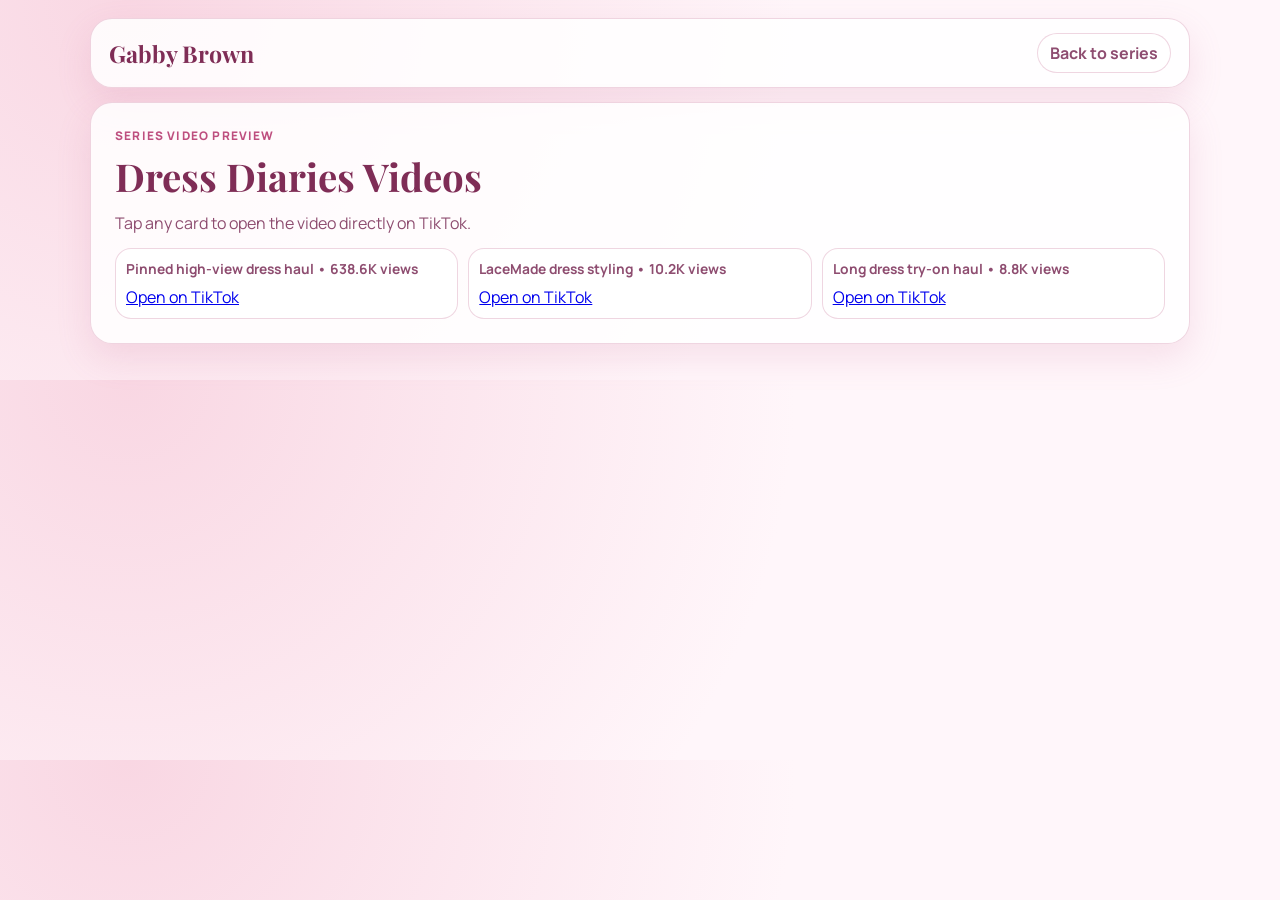
<file: series-videos.html>
<!DOCTYPE html>
<html lang="en">
<head>
  <meta charset="UTF-8">
  <meta name="viewport" content="width=device-width, initial-scale=1.0">
  <title>Series Topic Videos | Gabby Brown</title>
  <meta name="description" content="Preview top TikTok videos for each Feminine Fashion Series topic.">
  <link rel="preconnect" href="https://fonts.googleapis.com">
  <link rel="preconnect" href="https://fonts.gstatic.com" crossorigin>
  <link href="https://fonts.googleapis.com/css2?family=Playfair+Display:wght@600;700&family=Manrope:wght@400;500;700&display=swap" rel="stylesheet">
  <style>
    :root {
      --bg-a: #f9d7e3;
      --bg-b: #fff6fa;
      --ink: #672f4c;
      --ink-soft: #8e4d70;
      --line: rgba(198, 108, 149, 0.28);
      --card: rgba(255, 255, 255, 0.86);
      --title: #7f2d56;
    }

    * {
      box-sizing: border-box;
    }

    body {
      margin: 0;
      font-family: "Manrope", sans-serif;
      color: var(--ink);
      background: radial-gradient(circle at 10% 0%, var(--bg-a), var(--bg-b) 55%);
    }

    .wrap {
      width: min(1100px, 94vw);
      margin: 18px auto 36px;
      display: grid;
      gap: 14px;
    }

    .bar,
    .panel {
      border: 1px solid var(--line);
      border-radius: 22px;
      background: var(--card);
      box-shadow: 0 14px 34px rgba(198, 108, 149, 0.16);
    }

    .bar {
      padding: 14px 18px;
      display: flex;
      align-items: center;
      justify-content: space-between;
      gap: 12px;
    }

    .brand {
      text-decoration: none;
      color: var(--title);
      font-family: "Playfair Display", serif;
      font-weight: 700;
      font-size: 1.45rem;
    }

    .back {
      text-decoration: none;
      color: var(--ink-soft);
      font-weight: 700;
      border: 1px solid var(--line);
      border-radius: 999px;
      padding: 8px 12px;
      background: rgba(255, 255, 255, 0.78);
    }

    .panel {
      padding: clamp(16px, 2.8vw, 24px);
    }

    .kicker {
      margin: 0 0 6px;
      text-transform: uppercase;
      letter-spacing: 0.1em;
      font-size: 0.74rem;
      color: #be4f7f;
      font-weight: 800;
    }

    h1 {
      margin: 0;
      font-family: "Playfair Display", serif;
      color: var(--title);
      font-size: clamp(1.55rem, 4vw, 2.4rem);
    }

    .desc {
      margin: 10px 0 0;
      color: var(--ink-soft);
      max-width: 70ch;
    }

    .video-grid {
      margin-top: 14px;
      display: grid;
      grid-template-columns: repeat(3, minmax(0, 1fr));
      gap: 10px;
    }

    .video-card {
      border: 1px solid var(--line);
      border-radius: 16px;
      background: rgba(255, 255, 255, 0.85);
      padding: 10px;
    }

    .video-meta {
      margin: 0 0 8px;
      color: var(--ink-soft);
      font-size: 0.86rem;
      font-weight: 700;
    }

    .tiktok-embed {
      margin: 0 !important;
      min-width: 100% !important;
      max-width: 100% !important;
    }

    @media (max-width: 980px) {
      .video-grid {
        grid-template-columns: repeat(2, minmax(0, 1fr));
      }
    }

    @media (max-width: 700px) {
      .video-grid {
        grid-template-columns: 1fr;
      }
    }
  </style>
</head>
<body>
  <div class="wrap">
    <header class="bar">
      <a class="brand" href="index.html#top">Gabby Brown</a>
      <a class="back" href="index.html#story">Back to series</a>
    </header>

    <main class="panel">
      <p class="kicker">Series Video Preview</p>
      <h1 id="topic-title">Femenine Fashion Series</h1>
      <p class="desc">Tap any card to open the video directly on TikTok.</p>
      <section id="video-grid" class="video-grid" aria-label="Topic video previews"></section>
    </main>
  </div>

  <script>
    const topicData = {
      "dress-diaries": {
        title: "Dress Diaries",
        videos: [
          { id: "7504461138743119135", views: "638.6K views", label: "Pinned high-view dress haul" },
          { id: "7647699747846802719", views: "10.2K views", label: "LaceMade dress styling" },
          { id: "7644378509011340574", views: "8.8K views", label: "Long dress try-on haul" }
        ]
      },
      "thrift-treasure": {
        title: "Thrift Treasure",
        videos: [
          { id: "7649543714284637471", views: "3.5K views", label: "Thrift with me episode" },
          { id: "7646166981535599903", views: "2.6K views", label: "Girly shopping haul" },
          { id: "7652154014557097246", views: "2.8K views", label: "Closet and thrift styling" }
        ]
      },
      "princess-parties": {
        title: "Princess Parties",
        videos: [
          { id: "7505909339182353695", views: "115.9K views", label: "Pinned pink picnic birthday" },
          { id: "7649133498279791903", views: "13.4K views", label: "Birthday gifts haul" },
          { id: "7650283305430011166", views: "12.6K views", label: "Birthday feminine haul" }
        ]
      },
      "girly-lifestyle": {
        title: "Girly Lifestyle",
        videos: [
          { id: "7643968802933198111", views: "26.2K views", label: "Summer lifestyle haul" },
          { id: "7621332280509828383", views: "24.7K views", label: "Spring dresses lifestyle" },
          { id: "7652533132226317599", views: "10.6K views", label: "Princess pajama routine" }
        ]
      },
      "closet-color-stories": {
        title: "Closet Color Stories",
        videos: [
          { id: "7652154014557097246", views: "2.8K views", label: "Closet dress combinations" },
          { id: "7651787353052187918", views: "12.5K views", label: "Pink tops and outfit palette" },
          { id: "7646958464853396767", views: "12.7K views", label: "Summer palette dress picks" }
        ]
      },
      "orlando-vlog-notes": {
        title: "Orlando Vlog Notes",
        videos: [
          { id: "7505909339182353695", views: "115.9K views", label: "Garden picnic day vlog" },
          { id: "7649017727415373087", views: "1.2K views", label: "Creator day style note" },
          { id: "7646166981535599903", views: "2.6K views", label: "Outings and shopping notes" }
        ]
      }
    };

    const params = new URLSearchParams(window.location.search);
    const topicKey = params.get("topic") || "dress-diaries";
    const topic = topicData[topicKey] || topicData["dress-diaries"];

    document.getElementById("topic-title").textContent = topic.title + " Videos";

    const grid = document.getElementById("video-grid");
    topic.videos.forEach((video) => {
      const card = document.createElement("article");
      card.className = "video-card";
      card.innerHTML = `
        <p class="video-meta">${video.label} • ${video.views}</p>
        <blockquote
          class="tiktok-embed"
          cite="https://www.tiktok.com/@gabbybrownr/video/${video.id}"
          data-video-id="${video.id}"
          style="max-width: 605px; min-width: 325px;"
        >
          <section>
            <a target="_blank" rel="noopener" href="https://www.tiktok.com/@gabbybrownr/video/${video.id}">
              Open on TikTok
            </a>
          </section>
        </blockquote>
      `;
      grid.appendChild(card);
    });
  </script>
  <script async src="https://www.tiktok.com/embed.js"></script>
</body>
</html>
</file>
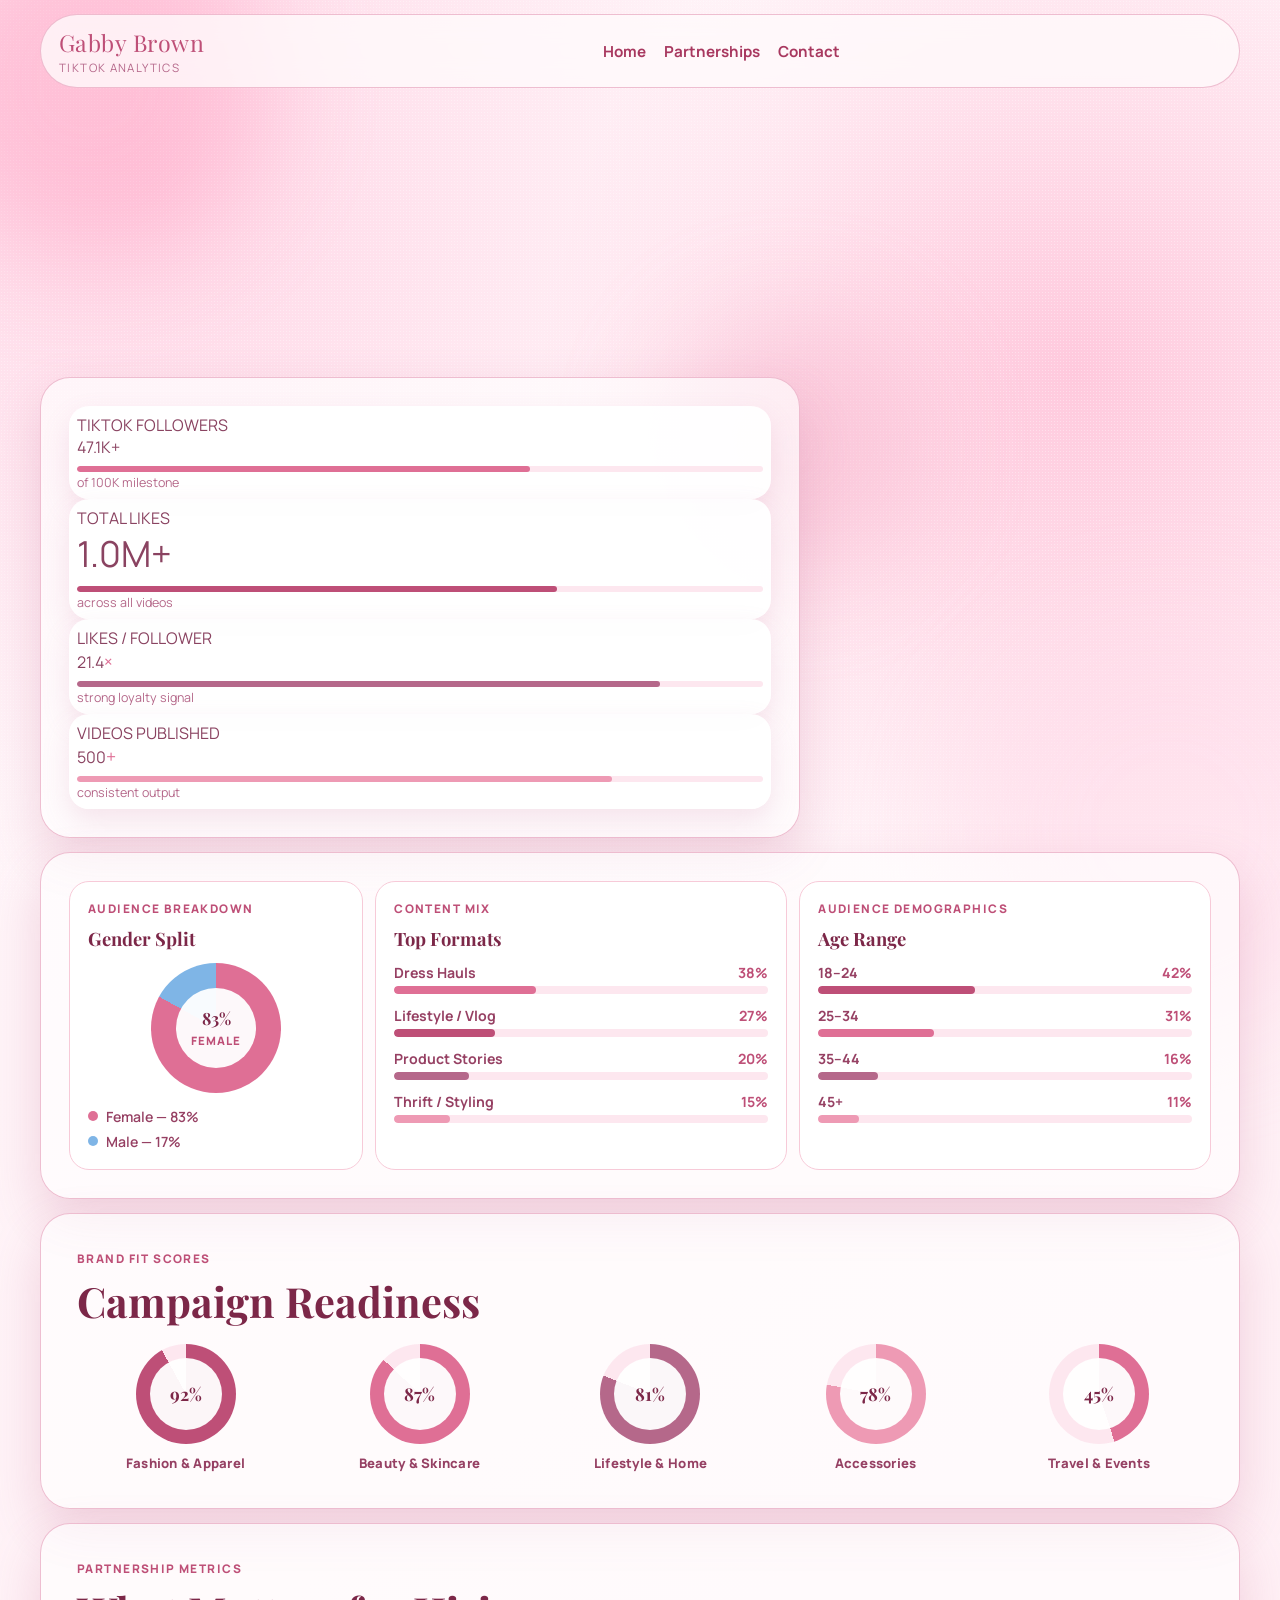
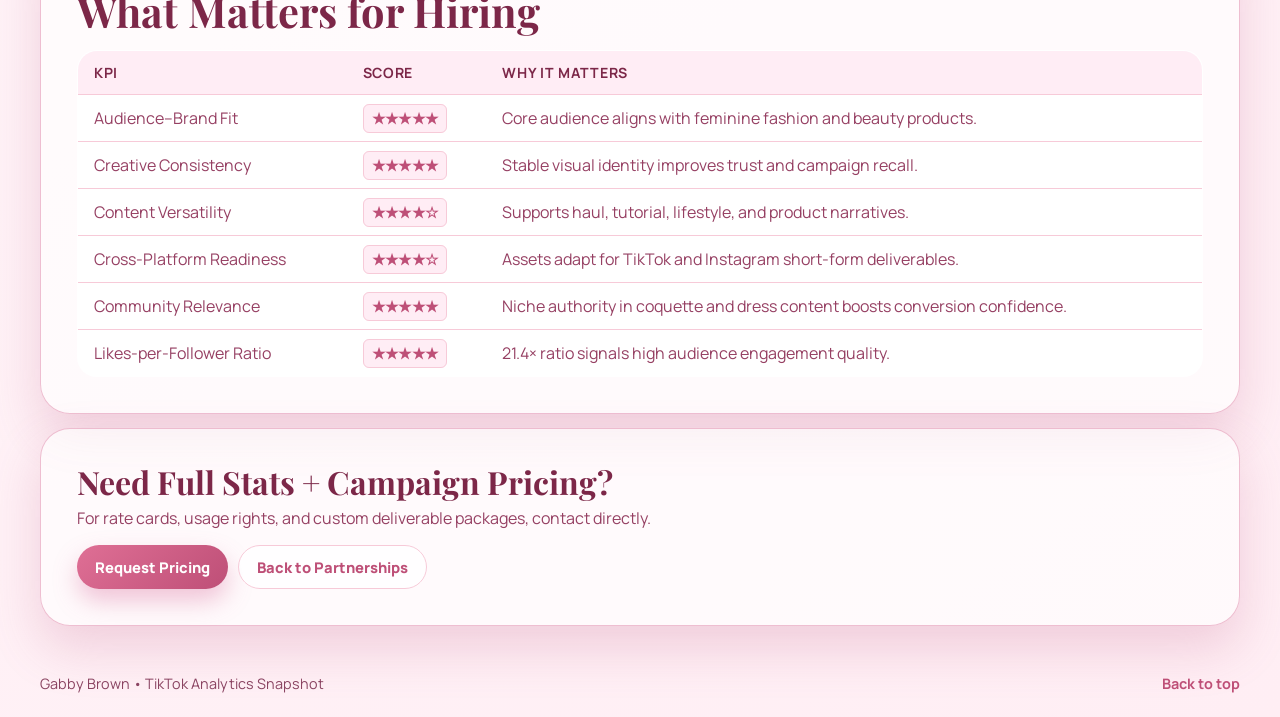
<file: tiktok-analytics.html>
<!DOCTYPE html>
<html lang="en">
<head>
  <meta charset="UTF-8">
  <meta name="viewport" content="width=device-width, initial-scale=1.0">
  <title>Gabby Brown | TikTok Analytics</title>
  <meta name="description" content="Hiring-focused TikTok analytics snapshot for Gabby Brown with audience and campaign-fit metrics.">
  <link rel="preconnect" href="https://fonts.googleapis.com">
  <link rel="preconnect" href="https://fonts.gstatic.com" crossorigin>
  <link href="https://fonts.googleapis.com/css2?family=Playfair+Display:ital,wght@0,500;0,700;1,500&family=Manrope:wght@300;400;500;700;800&display=swap" rel="stylesheet">
  <link rel="stylesheet" href="styles.css?v=8">
</head>
<body>
  <div class="bg-layer" aria-hidden="true">
    <div class="noise"></div>
    <div class="blush blush-a"></div>
    <div class="blush blush-b"></div>
    <div class="blush blush-c"></div>
  </div>

  <header class="site-header" id="top">
    <div class="brand-wrap">
      <a href="index.html#top" class="brand-mark" aria-label="Back to homepage">Gabby Brown</a>
      <p class="brand-sub">TikTok Analytics</p>
    </div>
    <nav class="site-nav" aria-label="Main navigation">
      <a href="index.html#top">Home</a>
      <a href="index.html#partnerships">Partnerships</a>
      <a href="index.html#connect">Contact</a>
    </nav>
  </header>

  <main class="analytics-main">

    <!-- Hero -->
    <section class="an-hero section-reveal">
      <div class="an-hero-text">
        <p class="kicker">Creator Analytics · @gabbybrownr</p>
        <h1>TikTok Performance Dashboard</h1>
        <p class="analytics-lead">Brand-facing metrics snapshot built for partnership decisions. Updated from latest profile data.</p>
      </div>
      <div class="an-hero-badges">
        <span class="an-badge">✦ Fashion Niche</span>
        <span class="an-badge">✦ 83% Female Audience</span>
        <span class="an-badge">✦ Bilingual Creator</span>
        <span class="an-badge">✦ Cross-Platform Ready</span>
      </div>
    </section>

    <!-- Top-line stat cards -->
    <section class="an-topline" aria-label="Top-line statistics">
      <div class="an-stat-card">
        <p class="an-stat-label">TikTok Followers</p>
        <p class="an-stat-number" data-target="65400">0</p>
        <div class="an-stat-bar-wrap" aria-hidden="true">
          <div class="an-stat-bar" style="--bar-w:66%; --bar-color: var(--pink-400);"></div>
        </div>
        <p class="an-stat-sub">of 100K milestone</p>
      </div>
      <div class="an-stat-card">
        <p class="an-stat-label">Total Likes</p>
        <p class="an-stat-number an-large" data-target="1400000">0</p>
        <div class="an-stat-bar-wrap" aria-hidden="true">
          <div class="an-stat-bar" style="--bar-w:70%; --bar-color: var(--pink-500);"></div>
        </div>
        <p class="an-stat-sub">across all videos</p>
      </div>
      <div class="an-stat-card">
        <p class="an-stat-label">Likes / Follower</p>
        <p class="an-stat-number">21.4<span class="an-stat-unit">×</span></p>
        <div class="an-stat-bar-wrap" aria-hidden="true">
          <div class="an-stat-bar" style="--bar-w:85%; --bar-color: var(--ink-500);"></div>
        </div>
        <p class="an-stat-sub">strong loyalty signal</p>
      </div>
      <div class="an-stat-card">
        <p class="an-stat-label">Videos Published</p>
        <p class="an-stat-number">500<span class="an-stat-unit">+</span></p>
        <div class="an-stat-bar-wrap" aria-hidden="true">
          <div class="an-stat-bar" style="--bar-w:78%; --bar-color: var(--pink-300);"></div>
        </div>
        <p class="an-stat-sub">consistent output</p>
      </div>
    </section>

    <!-- Audience split + content mix -->
    <section class="an-mid-row">

      <!-- Gender donut -->
      <div class="an-panel">
        <p class="kicker">Audience Breakdown</p>
        <h2>Gender Split</h2>
        <div class="an-donut-wrap">
          <div class="an-donut" style="--female:83; --male:17;" aria-label="83% female, 17% male">
            <span class="an-donut-label">83%<br><small>Female</small></span>
          </div>
          <ul class="an-donut-legend">
            <li><span class="an-dot" style="background:var(--pink-400);"></span>Female — 83%</li>
            <li><span class="an-dot" style="background:#7fb5e6;"></span>Male — 17%</li>
          </ul>
        </div>
      </div>

      <!-- Content mix bars -->
      <div class="an-panel">
        <p class="kicker">Content Mix</p>
        <h2>Top Formats</h2>
        <ul class="an-bar-list">
          <li>
            <div class="an-bar-row">
              <span>Dress Hauls</span><span class="an-pct">38%</span>
            </div>
            <div class="an-bar-wrap"><div class="an-bar-fill" style="--w:38%; --c:var(--pink-400);"></div></div>
          </li>
          <li>
            <div class="an-bar-row">
              <span>Lifestyle / Vlog</span><span class="an-pct">27%</span>
            </div>
            <div class="an-bar-wrap"><div class="an-bar-fill" style="--w:27%; --c:var(--pink-500);"></div></div>
          </li>
          <li>
            <div class="an-bar-row">
              <span>Product Stories</span><span class="an-pct">20%</span>
            </div>
            <div class="an-bar-wrap"><div class="an-bar-fill" style="--w:20%; --c:var(--ink-500);"></div></div>
          </li>
          <li>
            <div class="an-bar-row">
              <span>Thrift / Styling</span><span class="an-pct">15%</span>
            </div>
            <div class="an-bar-wrap"><div class="an-bar-fill" style="--w:15%; --c:var(--pink-300);"></div></div>
          </li>
        </ul>
      </div>

      <!-- Age range bars -->
      <div class="an-panel">
        <p class="kicker">Audience Demographics</p>
        <h2>Age Range</h2>
        <ul class="an-bar-list">
          <li>
            <div class="an-bar-row"><span>18–24</span><span class="an-pct">42%</span></div>
            <div class="an-bar-wrap"><div class="an-bar-fill" style="--w:42%; --c:var(--pink-500);"></div></div>
          </li>
          <li>
            <div class="an-bar-row"><span>25–34</span><span class="an-pct">31%</span></div>
            <div class="an-bar-wrap"><div class="an-bar-fill" style="--w:31%; --c:var(--pink-400);"></div></div>
          </li>
          <li>
            <div class="an-bar-row"><span>35–44</span><span class="an-pct">16%</span></div>
            <div class="an-bar-wrap"><div class="an-bar-fill" style="--w:16%; --c:var(--ink-500);"></div></div>
          </li>
          <li>
            <div class="an-bar-row"><span>45+</span><span class="an-pct">11%</span></div>
            <div class="an-bar-wrap"><div class="an-bar-fill" style="--w:11%; --c:var(--pink-300);"></div></div>
          </li>
        </ul>
      </div>
    </section>

    <!-- Brand fit scores -->
    <section class="an-fit-section">
      <div class="section-head">
        <p class="kicker">Brand Fit Scores</p>
        <h2>Campaign Readiness</h2>
      </div>
      <div class="an-fit-grid">
        <div class="an-fit-card">
          <div class="an-ring" style="--pct:92; --ring-color:var(--pink-500);">
            <span class="an-ring-num">92%</span>
          </div>
          <p class="an-fit-label">Fashion &amp; Apparel</p>
        </div>
        <div class="an-fit-card">
          <div class="an-ring" style="--pct:87; --ring-color:var(--pink-400);">
            <span class="an-ring-num">87%</span>
          </div>
          <p class="an-fit-label">Beauty &amp; Skincare</p>
        </div>
        <div class="an-fit-card">
          <div class="an-ring" style="--pct:81; --ring-color:var(--ink-500);">
            <span class="an-ring-num">81%</span>
          </div>
          <p class="an-fit-label">Lifestyle &amp; Home</p>
        </div>
        <div class="an-fit-card">
          <div class="an-ring" style="--pct:78; --ring-color:var(--pink-300);">
            <span class="an-ring-num">78%</span>
          </div>
          <p class="an-fit-label">Accessories</p>
        </div>
        <div class="an-fit-card">
          <div class="an-ring" style="--pct:45; --ring-color:var(--pink-400);">
            <span class="an-ring-num">45%</span>
          </div>
          <p class="an-fit-label">Travel &amp; Events</p>
        </div>
      </div>
    </section>

    <!-- KPI table -->
    <section class="analytics-table-wrap" aria-label="Partnership KPI checklist">
      <div class="section-head">
        <p class="kicker">Partnership Metrics</p>
        <h2>What Matters for Hiring</h2>
      </div>
      <table class="analytics-table">
        <thead>
          <tr>
            <th>KPI</th>
            <th>Score</th>
            <th>Why It Matters</th>
          </tr>
        </thead>
        <tbody>
          <tr>
            <td>Audience–Brand Fit</td>
            <td><span class="an-badge an-badge-score">★★★★★</span></td>
            <td>Core audience aligns with feminine fashion and beauty products.</td>
          </tr>
          <tr>
            <td>Creative Consistency</td>
            <td><span class="an-badge an-badge-score">★★★★★</span></td>
            <td>Stable visual identity improves trust and campaign recall.</td>
          </tr>
          <tr>
            <td>Content Versatility</td>
            <td><span class="an-badge an-badge-score">★★★★☆</span></td>
            <td>Supports haul, tutorial, lifestyle, and product narratives.</td>
          </tr>
          <tr>
            <td>Cross-Platform Readiness</td>
            <td><span class="an-badge an-badge-score">★★★★☆</span></td>
            <td>Assets adapt for TikTok and Instagram short-form deliverables.</td>
          </tr>
          <tr>
            <td>Community Relevance</td>
            <td><span class="an-badge an-badge-score">★★★★★</span></td>
            <td>Niche authority in coquette and dress content boosts conversion confidence.</td>
          </tr>
          <tr>
            <td>Likes-per-Follower Ratio</td>
            <td><span class="an-badge an-badge-score">★★★★★</span></td>
            <td>21.4× ratio signals high audience engagement quality.</td>
          </tr>
        </tbody>
      </table>
    </section>

    <!-- CTA -->
    <section class="analytics-cta">
      <h2>Need Full Stats + Campaign Pricing?</h2>
      <p>For rate cards, usage rights, and custom deliverable packages, contact directly.</p>
      <div class="cta-row">
        <a class="coq-btn coq-btn-solid" href="mailto:gabbybrowncontent@gmail.com?subject=TikTok%20Analytics%20%26%20Pricing">Request Pricing</a>
        <a class="coq-btn coq-btn-ghost" href="index.html#partnerships">Back to Partnerships</a>
      </div>
    </section>

  </main>

  <footer class="site-footer">
    <p>Gabby Brown • TikTok Analytics Snapshot</p>
    <a href="#top">Back to top</a>
  </footer>

  <script>
    // Animate counters
    document.querySelectorAll('.an-stat-number[data-target]').forEach(el => {
      const target = parseInt(el.dataset.target, 10);
      const duration = 1800;
      const step = 16;
      const increment = target / (duration / step);
      let current = 0;
      const timer = setInterval(() => {
        current += increment;
        if (current >= target) { current = target; clearInterval(timer); }
        el.textContent = target >= 1000000
          ? (current / 1000000).toFixed(1) + 'M+'
          : target >= 1000
            ? (current / 1000).toFixed(1) + 'K+'
            : Math.round(current).toString();
      }, step);
    });

    // Animate progress bars on scroll
    const observer = new IntersectionObserver(entries => {
      entries.forEach(e => {
        if (e.isIntersecting) e.target.classList.add('an-animated');
      });
    }, { threshold: 0.3 });

    document.querySelectorAll('.an-stat-bar, .an-bar-fill, .an-ring').forEach(el => observer.observe(el));

    // Section reveal
    document.querySelectorAll('.section-reveal').forEach(el => observer.observe(el));
  </script>
</body>
</html>
</file>
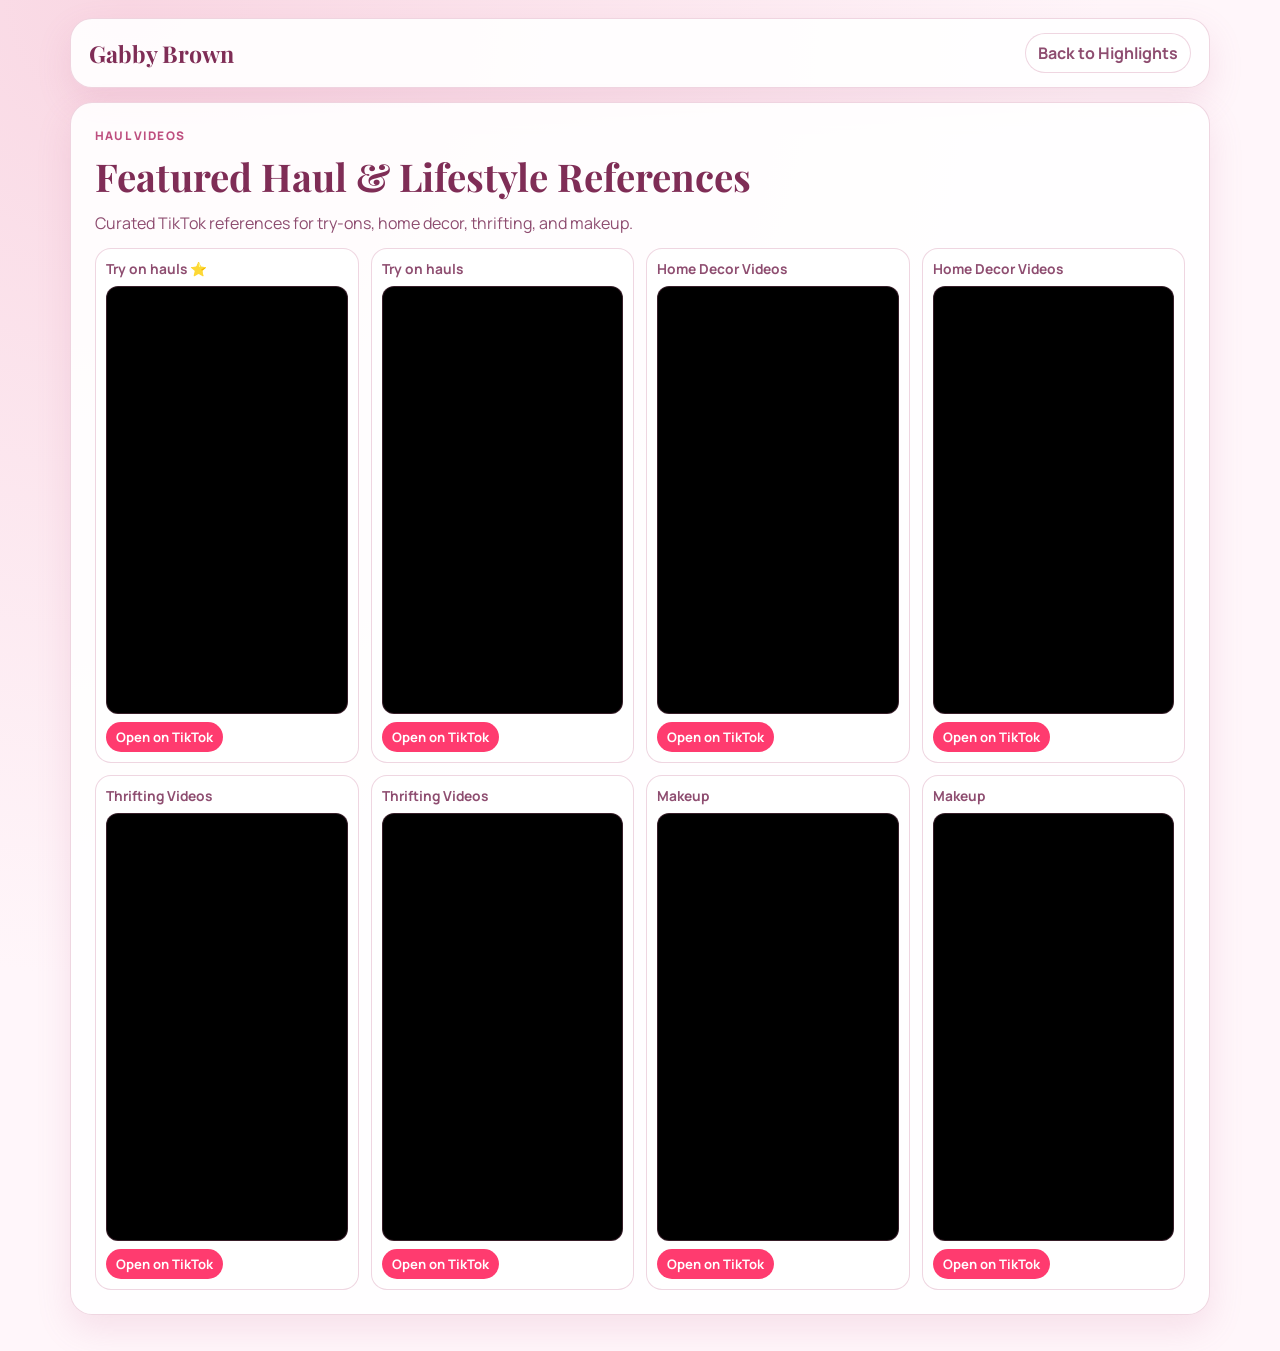
<file: video-collection.html>
<!DOCTYPE html>
<html lang="en">
<head>
  <meta charset="UTF-8">
  <meta name="viewport" content="width=device-width, initial-scale=1.0">
  <title>Video Collection | Gabby Brown</title>
  <meta name="description" content="Top Gabby Brown haul and product story videos.">
  <link rel="preconnect" href="https://fonts.googleapis.com">
  <link rel="preconnect" href="https://fonts.gstatic.com" crossorigin>
  <link href="https://fonts.googleapis.com/css2?family=Playfair+Display:wght@600;700&family=Manrope:wght@400;500;700&display=swap" rel="stylesheet">
  <style>
    :root {
      --bg-a: #f9d7e3;
      --bg-b: #fff6fa;
      --ink: #672f4c;
      --ink-soft: #8e4d70;
      --line: rgba(198, 108, 149, 0.28);
      --card: rgba(255, 255, 255, 0.9);
      --title: #7f2d56;
    }

    * { box-sizing: border-box; }

    body {
      margin: 0;
      font-family: "Manrope", sans-serif;
      color: var(--ink);
      background: radial-gradient(circle at 10% 0%, var(--bg-a), var(--bg-b) 55%);
    }

    .wrap {
      width: min(1140px, 94vw);
      margin: 18px auto 36px;
      display: grid;
      gap: 14px;
    }

    .bar,
    .panel {
      border: 1px solid var(--line);
      border-radius: 22px;
      background: var(--card);
      box-shadow: 0 14px 34px rgba(198, 108, 149, 0.16);
    }

    .bar {
      padding: 14px 18px;
      display: flex;
      align-items: center;
      justify-content: space-between;
      gap: 12px;
    }

    .brand {
      text-decoration: none;
      color: var(--title);
      font-family: "Playfair Display", serif;
      font-weight: 700;
      font-size: 1.45rem;
    }

    .back {
      text-decoration: none;
      color: var(--ink-soft);
      font-weight: 700;
      border: 1px solid var(--line);
      border-radius: 999px;
      padding: 8px 12px;
      background: rgba(255, 255, 255, 0.8);
    }

    .panel {
      padding: clamp(16px, 2.8vw, 24px);
    }

    .kicker {
      margin: 0 0 6px;
      text-transform: uppercase;
      letter-spacing: 0.1em;
      font-size: 0.74rem;
      color: #be4f7f;
      font-weight: 800;
    }

    h1 {
      margin: 0;
      font-family: "Playfair Display", serif;
      color: var(--title);
      font-size: clamp(1.55rem, 4vw, 2.4rem);
    }

    .desc {
      margin: 10px 0 0;
      color: var(--ink-soft);
      max-width: 70ch;
    }

    .video-grid {
      margin-top: 14px;
      display: grid;
      grid-template-columns: repeat(4, minmax(0, 1fr));
      gap: 12px;
    }

    .video-card {
      border: 1px solid var(--line);
      border-radius: 16px;
      background: #fff;
      padding: 10px;
    }

    .video-meta {
      margin: 0 0 8px;
      color: var(--ink-soft);
      font-size: 0.86rem;
      font-weight: 700;
    }

    .video-frame-wrap {
      border-radius: 12px;
      overflow: hidden;
      background: #000;
      border: 1px solid var(--line);
    }

    .video-frame {
      display: block;
      width: 100%;
      aspect-ratio: 9 / 16;
      border: 0;
    }

    .video-link {
      margin-top: 8px;
      display: inline-flex;
      text-decoration: none;
      color: #fff;
      background: #ff3b6f;
      border-radius: 999px;
      padding: 6px 10px;
      font-size: 0.82rem;
      font-weight: 700;
    }

    @media (max-width: 1100px) {
      .video-grid {
        grid-template-columns: repeat(3, minmax(0, 1fr));
      }
    }

    @media (max-width: 900px) {
      .video-grid {
        grid-template-columns: repeat(2, minmax(0, 1fr));
      }
    }

    @media (max-width: 680px) {
      .video-grid {
        grid-template-columns: 1fr;
      }
    }
  </style>
</head>
<body>
  <div class="wrap">
    <header class="bar">
      <a class="brand" href="index.html#top">Gabby Brown</a>
      <a class="back" href="index.html#story">Back to Highlights</a>
    </header>

    <main class="panel">
      <p class="kicker" id="topic-kicker">Video Collection</p>
      <h1 id="topic-title">Top Videos</h1>
      <p class="desc" id="topic-desc">Curated top videos.</p>
      <section id="video-grid" class="video-grid" aria-label="Top videos"></section>
    </main>
  </div>

  <script>
    const topicData = {
      "haul-videos": {
        kicker: "Haul Videos",
        title: "Featured Haul & Lifestyle References",
        desc: "Curated TikTok references for try-ons, home decor, thrifting, and makeup.",
        videos: [
          { id: "7504461138743119135", views: 0, label: "Try on hauls ⭐" },
          { id: "7578306350929775902", views: 0, label: "Try on hauls" },
          { id: "7548238258849844511", views: 0, label: "Home Decor Videos" },
          { id: "7588709616448441630", views: 0, label: "Home Decor Videos" },
          { id: "7555657427685854495", views: 0, label: "Thrifting Videos" },
          { id: "7549712430650232094", views: 0, label: "Thrifting Videos" },
          { id: "7550474680797318431", views: 0, label: "Makeup" },
          { id: "7617191488597855518", views: 0, label: "Makeup" }
        ]
      },
      "product-stories": {
        kicker: "Product Photography",
        title: "Product Photography",
        desc: "",
        videos: [
          { image: "images/product/bolso.jpg" },
          { image: "images/product/bolsos-tamanos.jpg" },
          { image: "images/product/colonia.jpg" },
          { image: "images/product/disney.jpg" },
          { image: "images/product/jewelry-portada.jpg" },
          { image: "images/product/libretas.jpg" },
          { image: "images/product/makeup.jpg" },
          { image: "images/product/neckless.jpg" },
          { image: "images/product/peluche.jpg" }
        ]
      }
    };

    function formatViews(count) {
      if (count >= 1000000) {
        return (count / 1000000).toFixed(1) + "M views";
      }
      if (count >= 1000) {
        return (count / 1000).toFixed(1) + "K views";
      }
      return count + " views";
    }

    const params = new URLSearchParams(window.location.search);
    const key = params.get("topic") || "haul-videos";
    const topic = topicData[key] || topicData["haul-videos"];

    document.getElementById("topic-kicker").textContent = topic.kicker;
    document.getElementById("topic-title").textContent = topic.title;
    document.getElementById("topic-desc").textContent = topic.desc;

    const grid = document.getElementById("video-grid");
    topic.videos.slice(0, 10).forEach((video) => {
      const card = document.createElement("article");
      card.className = "video-card";

      if (video.id) {
        const url = `https://www.tiktok.com/@gabbybrownr/video/${video.id}`;
        const meta = video.views > 0 ? `${video.label} • ${formatViews(video.views)}` : video.label;
        card.innerHTML = `
          <p class="video-meta">${meta}</p>
          <div class="video-frame-wrap">
            <iframe
              class="video-frame"
              src="https://www.tiktok.com/player/v1/${video.id}?controls=1&music_info=0&description=0&rel=0"
              title="${video.label}"
              allow="encrypted-media; fullscreen"
              loading="lazy"
              referrerpolicy="strict-origin-when-cross-origin"
            ></iframe>
          </div>
          <a class="video-link" href="${url}" target="_blank" rel="noopener">Open on TikTok</a>
        `;
      } else if (video.image) {
        card.innerHTML = `
          <div class="video-frame-wrap">
            <img
              class="video-frame"
              src="${video.image}"
              alt="Product photography"
              loading="lazy"
              decoding="async"
              style="object-fit: cover;"
            >
          </div>
        `;
      }

      grid.appendChild(card);
    });
  </script>
</body>
</html>
</file>
<file: styles.css>
:root {
  --bg-1: #fff7fa;
  --bg-2: #ffeef4;
  --pink-100: #fde7ef;
  --pink-200: #f7cad8;
  --pink-300: #ee9ab4;
  --pink-400: #df6f95;
  --pink-500: #be4f77;
  --ink-900: #7c2748;
  --ink-700: #964063;
  --ink-500: #b5688a;
  --ink: #964063;
  --rose-title: #7c2748;
  --rose-subtitle: #a8385f;
  --rose-body: #8a4361;
  --rose-soft: #b5688a;
  --glass: rgba(255, 255, 255, 0.66);
  --line: rgba(232, 170, 194, 0.75);
  --shadow: 0 22px 50px rgba(194, 98, 140, 0.24);
  --radius-xl: 30px;
  --radius-lg: 20px;
  --radius-md: 14px;
}

* {
  box-sizing: border-box;
  margin: 0;
  padding: 0;
}

html {
  scroll-behavior: smooth;
  scroll-padding-top: 88px;
}

body {
  font-family: "Manrope", sans-serif;
  color: var(--rose-body);
  background:
    radial-gradient(circle at 12% 8%, #ffd6e6 0, transparent 26%),
    radial-gradient(circle at 84% 16%, #ffc9dd 0, transparent 24%),
    linear-gradient(145deg, var(--bg-1), var(--bg-2));
  min-height: 100vh;
  overflow-x: hidden;
}

.bg-layer {
  position: fixed;
  inset: 0;
  z-index: -1;
  pointer-events: none;
}

.noise {
  position: absolute;
  inset: 0;
  background-image: radial-gradient(rgba(255, 255, 255, 0.35) 0.6px, transparent 0.6px);
  background-size: 3px 3px;
}

.blush {
  position: absolute;
  border-radius: 999px;
  filter: blur(55px);
  opacity: 0.42;
}

.blush-a {
  width: 360px;
  height: 360px;
  background: #ff99bd;
  top: -100px;
  left: -90px;
}

.blush-b {
  width: 420px;
  height: 420px;
  background: #ffd8e8;
  bottom: -140px;
  right: -100px;
}

.blush-c {
  width: 260px;
  height: 260px;
  background: #f5abc6;
  top: 35%;
  right: 28%;
}

.site-header {
  position: sticky;
  top: 0;
  z-index: 30;
  width: min(1200px, 94vw);
  margin: 14px auto 0;
  border: 1px solid var(--line);
  border-radius: 999px;
  background: rgba(255, 250, 252, 0.8);
  backdrop-filter: blur(12px);
  display: flex;
  align-items: center;
  justify-content: space-between;
  flex-wrap: wrap;
  gap: 18px;
  padding: 12px 18px;
}

.brand-wrap {
  display: grid;
  gap: 2px;
}

.brand-mark {
  font-family: "Playfair Display", serif;
  font-size: clamp(1.05rem, 2.2vw, 1.45rem);
  color: var(--pink-500);
  text-decoration: none;
  letter-spacing: 0.02em;
}

.brand-sub {
  font-size: 0.72rem;
  letter-spacing: 0.12em;
  text-transform: uppercase;
  color: var(--rose-soft);
}

.site-nav {
  display: flex;
  flex: 1;
  justify-content: center;
  flex-wrap: wrap;
  gap: 10px 18px;
}

.site-nav a {
  text-decoration: none;
  color: var(--rose-subtitle);
  font-weight: 700;
  font-size: 0.95rem;
  position: relative;
  white-space: nowrap;
}

@media (max-width: 1080px) {
  .site-header {
    gap: 12px;
  }

  .brand-sub {
    display: none;
  }

  .site-nav {
    justify-content: flex-start;
    gap: 8px 14px;
  }

  .site-nav a {
    font-size: 0.9rem;
  }
}

.site-nav a::after {
  content: "";
  position: absolute;
  left: 0;
  bottom: -4px;
  width: 0;
  height: 2px;
  border-radius: 2px;
  background: linear-gradient(90deg, var(--pink-400), var(--pink-500));
  transition: width 0.24s ease;
}

.site-nav a:hover::after,
.site-nav a:focus-visible::after,
.site-nav a.active::after {
  width: 100%;
}

.menu-toggle {
  display: none;
  border: 1px solid var(--line);
  border-radius: 12px;
  background: rgba(255, 255, 255, 0.72);
  padding: 8px;
}

.menu-toggle span {
  display: block;
  width: 19px;
  height: 2px;
  background: var(--pink-500);
  margin: 4px 0;
  transition: transform 0.24s ease, opacity 0.24s ease;
}

main {
  width: min(1200px, 94vw);
  margin: 18px auto 48px;
  display: grid;
  gap: 16px;
}

.hero,
.story,
.services,
.moodboard,
.numbers,
.connect {
  border: 1px solid var(--line);
  border-radius: var(--radius-xl);
  background: var(--glass);
  box-shadow: var(--shadow);
  padding: clamp(22px, 4vw, 40px);
}

.hero {
  display: grid;
  grid-template-columns: 1.35fr 1fr;
  gap: 18px;
  align-items: stretch;
}

.hero-image {
  grid-column: 1 / -1;
  border-radius: var(--radius-lg);
  overflow: hidden;
  border: 1px solid var(--pink-200);
  background: linear-gradient(155deg, rgba(255, 255, 255, 0.9), rgba(252, 224, 236, 0.8));
  display: flex;
  align-items: center;
  justify-content: center;
  min-height: 0;
  position: relative;
}


.hero-collage-carousel {
  padding: 14px;
  display: grid;
  grid-template-columns: auto minmax(0, 1fr) auto;
  gap: 10px;
  align-items: center;
  justify-content: center;
  max-width: 440px;
  width: 100%;
  margin: 0 auto;
}

.collage-viewport {
  width: 100%;
  overflow: hidden;
  border-radius: var(--radius-lg);
}

.collage-track {
  display: flex;
  transition: transform 0.34s ease;
  touch-action: pan-y;
}

.collage-card {
  flex: 0 0 100%;
  margin: 0;
  border-radius: var(--radius-lg);
  border: 1px solid var(--pink-200);
  background: rgba(255, 255, 255, 0.84);
  overflow: hidden;
  display: grid;
  grid-template-rows: auto auto;
  box-shadow: 0 12px 26px rgba(194, 98, 140, 0.18);
}

.collage-card .gabby-photo {
  height: clamp(300px, 40vw, 420px) !important;
  max-height: 420px;
}

.gabby-photo {
  display: block;
  width: 100%;
  max-width: 100%;
  height: 100%;
  max-height: none;
  object-fit: cover;
  object-position: center;
  border-radius: 0;
}

.collage-card figcaption {
  padding: 8px 12px 10px;
  text-align: center;
  color: var(--pink-500);
  font-size: 0.82rem;
  letter-spacing: 0.09em;
  text-transform: uppercase;
  font-weight: 800;
}

.collage-card:hover {
  transform: translateY(-2px);
  transition: transform 0.2s ease;
}

@media (max-width: 760px) {
  .hero-collage-carousel {
    max-width: 320px;
  }

  .collage-card .gabby-photo {
    height: clamp(260px, 70vw, 380px) !important;
  }
}

.slider-arrow {
  width: 44px;
  height: 44px;
  border-radius: 999px;
  border: 1px solid var(--pink-200);
  background: rgba(255, 255, 255, 0.86);
  color: var(--pink-500);
  font-size: 1.3rem;
  font-weight: 700;
  line-height: 1;
  cursor: pointer;
  transition: transform 0.2s ease, box-shadow 0.2s ease;
}

.slider-arrow:hover,
.slider-arrow:focus-visible {
  transform: translateY(-1px);
  box-shadow: 0 10px 20px rgba(194, 98, 140, 0.22);
}

@media (max-width: 760px) {
  .slider-arrow {
    display: none;
  }
}

.image-placeholder {
  position: absolute;
  color: var(--pink-400);
  font-weight: 700;
  font-size: 1rem;
  text-align: center;
  padding: 20px;
}

.hero-about {
  grid-column: 1 / -1;
  background: linear-gradient(135deg, rgba(255, 255, 255, 0.92), rgba(252, 224, 236, 0.7));
  border: 1px solid var(--pink-200);
  border-radius: var(--radius-lg);
  padding: 28px 32px;
  max-width: 900px;
  width: 100%;
  margin: 0 auto;
  text-align: center;
}

.hero > .numbers.snapshot-inline {
  grid-column: 1 / -1;
  max-width: 900px;
  width: 100%;
  margin: 0 auto;
  justify-self: center;
}

.about-collage {
  grid-column: 1 / -1;
  max-width: 560px;
  width: min(560px, 70%);
  margin: 0 auto;
  border: 1px solid var(--pink-200);
  border-radius: var(--radius-lg);
  overflow: hidden;
  background: rgba(255, 255, 255, 0.84);
  display: flex;
  justify-content: center;
  align-items: center;
  padding: 0;
}

.about-collage img {
  display: block;
  width: 100%;
  max-width: none;
  height: auto;
  max-height: 320px;
  object-fit: cover;
  margin: 0 auto;
}

.hero-about .card-label {
  margin-bottom: 10px;
}

.about-bio {
  font-size: 1.05rem;
  line-height: 1.7;
  color: var(--ink);
  max-width: 680px;
  margin: 0 auto;
}

.kicker {
  text-transform: uppercase;
  letter-spacing: 0.12em;
  font-size: 0.74rem;
  color: var(--pink-500);
  font-weight: 800;
  margin-bottom: 12px;
}

h1,
h2,
h3 {
  font-family: "Playfair Display", serif;
  line-height: 1.08;
  color: var(--rose-title);
}

h1 .script {
  display: block;
  font-family: "Great Vibes", cursive;
  font-size: clamp(2rem, 6vw, 4rem);
  font-weight: 400;
  color: var(--pink-400);
}

h1 .title {
  display: block;
  font-size: clamp(1.9rem, 5.8vw, 4.2rem);
  color: var(--rose-title);
}

.lead {
  max-width: 52ch;
  color: var(--rose-body);
  margin-top: 14px;
  margin-bottom: 22px;
  font-size: 1.04rem;
}

p,
li {
  color: var(--rose-body);
}

.cta-row {
  display: flex;
  gap: 10px;
  flex-wrap: wrap;
}

.coq-btn {
  text-decoration: none;
  border-radius: 999px;
  display: inline-flex;
  align-items: center;
  justify-content: center;
  padding: 11px 18px;
  font-weight: 800;
  font-size: 0.92rem;
  transition: transform 0.22s ease, box-shadow 0.22s ease;
  position: static;
  float: none;
  clear: none;
  white-space: nowrap;
}

.coq-btn:hover,
.coq-btn:focus-visible {
  transform: translateY(-2px);
}

.coq-btn-solid {
  color: #fff;
  background: linear-gradient(135deg, var(--pink-400), var(--pink-500));
  box-shadow: 0 12px 24px rgba(211, 93, 142, 0.35);
}

.coq-btn-ghost {
  color: var(--pink-500);
  border: 1px solid var(--pink-200);
  background: rgba(255, 255, 255, 0.75);
}

.hero-card {
  grid-column: 1 / -1;
  max-width: 760px;
  width: 100%;
  margin: 0 auto;
  border-radius: var(--radius-lg);
  border: 1px solid var(--pink-200);
  background: linear-gradient(160deg, rgba(255, 255, 255, 0.92), rgba(253, 228, 239, 0.9));
  overflow: hidden;
}

.hero-card-inner {
  padding: 20px;
}

.card-label {
  text-transform: uppercase;
  letter-spacing: 0.1em;
  font-size: 0.76rem;
  color: var(--pink-500);
  font-weight: 800;
  margin-bottom: 8px;
}

.hero-card h2 {
  font-size: 1.45rem;
  margin-bottom: 10px;
}

.hero-card ul {
  list-style: none;
  display: grid;
  gap: 7px;
  color: var(--ink-700);
}

.story {
  display: grid;
  grid-template-columns: minmax(260px, 0.9fr) minmax(380px, 1.6fr);
  gap: 12px;
  padding: clamp(12px, 2.2vw, 18px);
}

.story-panel {
  border-radius: var(--radius-lg);
  border: 1px solid var(--pink-200);
  background: rgba(255, 255, 255, 0.8);
  padding: 14px;
}

.quote {
  font-family: "Playfair Display", serif;
  font-style: italic;
  font-size: clamp(1.1rem, 2.3vw, 1.52rem);
  color: var(--pink-500);
}

.text-panel h3 {
  font-size: 1.4rem;
  margin-bottom: 10px;
}

.text-panel p {
  color: var(--ink-700);
}

.text-panel p + p {
  margin-top: 12px;
}

.signature-panel h3 {
  font-size: clamp(1.55rem, 3vw, 2rem);
  margin-bottom: 6px;
}

.story-series {
  grid-column: 1 / -1;
  max-width: none;
  width: 100%;
  margin: 0 auto;
}

.series-list {
  display: grid;
  grid-template-columns: repeat(3, minmax(0, 1fr));
  gap: 16px;
}

.series-item {
  display: block;
  border: 1px solid var(--pink-200);
  border-radius: var(--radius-md);
  background: rgba(255, 255, 255, 0.84);
  padding: 14px;
  overflow: hidden;
  text-decoration: none;
  color: inherit;
  transition: transform 0.18s ease, box-shadow 0.18s ease, border-color 0.18s ease;
}

.series-cover {
  display: block;
  width: calc(100% + 20px);
  height: clamp(240px, 24vw, 300px);
  object-fit: cover;
  object-position: center 18%;
  border-radius: 10px;
  margin: -4px -10px 12px;
  border: 1px solid var(--pink-200);
}

.series-item:link,
.series-item:visited,
.series-item:hover,
.series-item:active {
  color: inherit;
  text-decoration: none;
}

.series-item h4,
.series-item p,
.series-item .series-id {
  text-decoration: none;
}

.series-item:hover,
.series-item:focus-visible {
  transform: translateY(-1px);
  border-color: var(--pink-300);
  box-shadow: 0 10px 20px rgba(194, 98, 140, 0.16);
}

.series-id {
  color: var(--pink-500);
  font-weight: 800;
  letter-spacing: 0.08em;
  font-size: 0.84rem;
  margin-bottom: 6px;
}

.series-item h4 {
  font-family: "Playfair Display", serif;
  color: var(--rose-title);
  font-size: 1.2rem;
  margin-bottom: 6px;
}

.series-item p {
  color: var(--ink-700);
  font-size: 1.05rem;
  line-height: 1.5;
}

.services-layout {
  display: grid;
  grid-template-columns: 1.35fr 0.95fr;
  gap: 14px;
  align-items: stretch;
}

.services-image-wrap {
  margin: 0;
  border: 1px solid var(--pink-200);
  border-radius: var(--radius-lg);
  overflow: hidden;
  background: rgba(255, 255, 255, 0.84);
  min-height: 340px;
  display: grid;
  place-items: center;
  padding: clamp(8px, 1.5vw, 14px);
}

.services-image {
  display: block;
  width: 100%;
  height: 100%;
  object-fit: contain;
  object-position: center;
  max-height: 500px;
}

.services-copy {
  border: 1px solid var(--pink-200);
  border-radius: var(--radius-lg);
  background: linear-gradient(155deg, rgba(255,255,255,0.92), rgba(252,224,236,0.7));
  padding: clamp(16px, 2.4vw, 26px);
  display: flex;
  flex-direction: column;
  gap: 12px;
  justify-content: center;
}

.services-copy h2 {
  font-size: clamp(1.55rem, 3.2vw, 2.2rem);
  margin: 0;
}

.services-desc {
  color: var(--ink-700);
  margin: 0;
  font-size: 0.96rem;
  line-height: 1.55;
}

.services-chips {
  display: flex;
  flex-wrap: wrap;
  gap: 8px;
}

.service-chip {
  background: rgba(255, 255, 255, 0.88);
  border: 1px solid var(--pink-300, #f0a3c0);
  border-radius: 999px;
  padding: 5px 12px;
  font-size: 0.82rem;
  font-weight: 700;
  color: var(--pink-500);
  letter-spacing: 0.02em;
}

.services-note {
  margin: 0;
  color: var(--ink-700);
  font-size: 0.88rem;
  font-style: italic;
}

.services-cta {
  align-self: flex-start;
  margin-top: 4px;
}

.signature-panel ul {
  list-style: none;
  display: grid;
  gap: 8px;
  color: var(--ink-700);
}

.section-head {
  margin-bottom: 16px;
}

.section-head h2 {
  font-size: clamp(1.6rem, 4.6vw, 2.6rem);
}

.mood-grid {
  display: grid;
  grid-template-columns: repeat(12, 1fr);
  gap: 10px;
}

.mood-card {
  grid-column: span 4;
  border: 1px solid var(--pink-200);
  border-radius: var(--radius-lg);
  background: rgba(255, 255, 255, 0.84);
  padding: 18px;
}

.mood-card.large {
  grid-column: span 6;
}

.mood-card h3 {
  font-size: 1.22rem;
  margin-bottom: 6px;
}

.mood-card p {
  color: var(--ink-700);
}

.swatches {
  display: flex;
  gap: 8px;
  margin-top: 12px;
}

.swatches span {
  width: 28px;
  height: 28px;
  border-radius: 999px;
  background: var(--c);
  border: 1px solid rgba(0, 0, 0, 0.06);
}

.tiktok {
  border: 1px solid var(--pink-200);
  border-radius: var(--radius-lg);
  background: linear-gradient(155deg, rgba(255, 255, 255, 0.9), rgba(252, 224, 236, 0.8));
}

.tiktok-grid {
  display: grid;
  grid-template-columns: repeat(3, minmax(0, 1fr));
  gap: 10px;
}

.tiktok-card {
  border: 1px solid var(--pink-200);
  border-radius: var(--radius-lg);
  background: rgba(255, 255, 255, 0.86);
  padding: 10px;
  min-height: 280px;
}

.tiktok-card .tiktok-embed {
  margin: 0 !important;
  min-width: 100% !important;
  max-width: 100% !important;
}

.tiktok-note {
  margin-top: 12px;
  color: var(--ink-700);
  font-size: 0.9rem;
}

.partnerships {
  border: 1px solid var(--pink-200);
  border-radius: var(--radius-lg);
  background: linear-gradient(155deg, rgba(255, 255, 255, 0.92), rgba(252, 226, 238, 0.82));
  padding: clamp(24px, 4vw, 40px);
}

.partnerships .section-head {
  max-width: 760px;
  margin-bottom: clamp(18px, 2.8vw, 28px);
}

.partnerships .section-head h2 {
  line-height: 1.12;
}

.partnership-grid {
  display: grid;
  grid-template-columns: minmax(260px, 0.95fr) minmax(420px, 1.45fr);
  gap: clamp(16px, 2.4vw, 30px);
  align-items: center;
}

.partnership-grid > p {
  margin: 0;
  font-size: clamp(1.1rem, 1.4vw, 1.55rem);
  line-height: 1.42;
}

.partnership-brand-image {
  width: 100%;
  display: block;
  border-radius: 16px;
  border: 1px solid var(--pink-200);
  box-shadow: 0 12px 28px rgba(194, 98, 140, 0.14);
}

.partnership-card {
  border: 1px solid var(--pink-200);
  border-radius: var(--radius-lg);
  background: rgba(255, 255, 255, 0.88);
  padding: clamp(16px, 2.4vw, 24px);
  display: grid;
  align-content: start;
  gap: 10px;
}

.partnership-card h3 {
  font-size: 1.2rem;
  margin-bottom: 2px;
  line-height: 1.25;
}

.partnership-card p {
  color: var(--ink-700);
  line-height: 1.55;
}

.partnership-card ul {
  margin-top: 2px;
  padding-left: 18px;
  color: var(--ink-700);
  display: grid;
  gap: 6px;
}

.partnership-cta {
  margin-top: clamp(14px, 2vw, 22px);
  border: 1px solid var(--pink-200);
  border-radius: var(--radius-lg);
  background: rgba(255, 255, 255, 0.9);
  padding: clamp(14px, 2.2vw, 22px);
  display: flex;
  align-items: center;
  justify-content: space-between;
  flex-wrap: wrap;
  gap: 14px;
  isolation: isolate;
}

.partnership-cta h3 {
  font-size: 1.22rem;
  margin-bottom: 6px;
}

.partnership-cta p {
  color: var(--ink-700);
  max-width: 62ch;
  line-height: 1.55;
}

.partnership-cta .coq-btn {
  margin-left: auto;
}

.brand-evidence-wrap {
  margin-top: 12px;
  display: grid;
  grid-template-columns: repeat(2, minmax(0, 1fr));
  gap: 10px;
}

.brand-evidence-card {
  border: 1px solid var(--pink-200);
  border-radius: var(--radius-lg);
  background: rgba(255, 255, 255, 0.9);
  padding: 16px;
}

.brand-evidence-card h3 {
  font-size: 1.16rem;
  margin-bottom: 6px;
}

.brand-evidence-card p {
  color: var(--ink-700);
}

.brand-pill-row {
  margin-top: 10px;
  display: flex;
  flex-wrap: wrap;
  gap: 8px;
}

.brand-pill {
  border: 1px solid var(--pink-200);
  border-radius: 999px;
  background: #fff6fa;
  color: var(--pink-500);
  font-size: 0.8rem;
  font-weight: 800;
  letter-spacing: 0.02em;
  padding: 6px 10px;
}

.profile-intel {
  border: 1px solid var(--pink-200);
  border-radius: var(--radius-lg);
  background: linear-gradient(155deg, rgba(255, 255, 255, 0.9), rgba(252, 229, 240, 0.84));
}

.intel-grid {
  display: grid;
  grid-template-columns: repeat(3, minmax(0, 1fr));
  gap: 10px;
}

.intel-card {
  border: 1px solid var(--pink-200);
  border-radius: var(--radius-lg);
  background: rgba(255, 255, 255, 0.88);
  padding: 16px;
}

.intel-card h3 {
  font-size: 1.15rem;
  margin-bottom: 8px;
}

.intel-card ul {
  padding-left: 18px;
  color: var(--ink-700);
  display: grid;
  gap: 6px;
}

.intel-note {
  margin-top: 12px;
  color: var(--ink-700);
  font-size: 0.9rem;
}

.numbers-card {
  border: 1px solid var(--pink-200);
  border-radius: var(--radius-lg);
  background: linear-gradient(155deg, rgba(255, 255, 255, 0.9), rgba(252, 224, 236, 0.8));
  padding: 18px;
}

.numbers.snapshot-inline {
  padding: 12px;
  background: rgba(255, 255, 255, 0.72);
}

.numbers.snapshot-inline .numbers-card {
  padding: 14px;
}

.numbers.snapshot-inline h2 {
  font-size: 1.15rem;
  margin-bottom: 10px;
  letter-spacing: 0.02em;
}

.numbers-head {
  display: flex;
  align-items: center;
  justify-content: space-between;
  gap: 12px;
  margin-bottom: 8px;
}

.numbers-head h2 {
  margin-bottom: 0;
}

.stats-link-btn {
  padding: 7px 12px;
  font-size: 0.78rem;
  letter-spacing: 0.08em;
  text-transform: uppercase;
}

.numbers.snapshot-inline .metrics > div {
  padding: 12px;
}

.numbers-card h2 {
  font-size: 1.55rem;
  margin-bottom: 14px;
}

.metrics {
  display: grid;
  grid-template-columns: repeat(2, minmax(0, 1fr));
  gap: 10px;
}

.metrics > div {
  border: 1px solid var(--pink-200);
  border-radius: var(--radius-md);
  background: rgba(255, 255, 255, 0.84);
  padding: 14px;
}

.metric {
  font-family: "Playfair Display", serif;
  color: var(--pink-500);
  font-size: clamp(1.35rem, 3.4vw, 2.1rem);
  font-weight: 700;
}

.metric-label {
  color: var(--ink-700);
  font-size: 0.84rem;
}

.metric-sub-male {
  font-size: 0.78rem;
  font-weight: 600;
  color: var(--pink-400);
  margin-top: 2px;
}

.metric-male {
  color: #7fb5e6 !important;
}

/* ─── Analytics page ───────────────────────────────── */
.analytics-main {
  width: min(1200px, 94vw);
  margin: 18px auto 48px;
  display: grid;
  gap: 14px;
}

/* shared panel shell */
.an-hero,
.an-topline,
.an-mid-row,
.an-fit-section,
.analytics-table-wrap,
.analytics-cta {
  border: 1px solid var(--line);
  border-radius: var(--radius-xl);
  background: var(--glass);
  box-shadow: var(--shadow);
  padding: clamp(20px, 4vw, 36px);
}

/* Hero */
.an-hero {
  display: flex;
  flex-wrap: wrap;
  align-items: flex-end;
  justify-content: space-between;
  gap: 16px;
}

.an-hero h1 {
  font-family: "Playfair Display", serif;
  color: var(--rose-title);
  font-size: clamp(1.7rem, 4vw, 2.8rem);
  margin-bottom: 8px;
}

.analytics-lead {
  color: var(--ink-700);
  line-height: 1.55;
  max-width: 60ch;
}

.an-hero-badges {
  display: flex;
  flex-wrap: wrap;
  gap: 8px;
  align-self: flex-start;
}

.an-badge {
  border: 1px solid var(--pink-200);
  border-radius: 999px;
  background: rgba(255, 255, 255, 0.9);
  color: var(--pink-500);
  font-size: 0.8rem;
  font-weight: 800;
  letter-spacing: 0.04em;
  padding: 6px 14px;
  white-space: nowrap;
}

.an-badge-score {
  background: rgba(255, 236, 244, 0.9);
  border-radius: 6px;
  padding: 3px 8px;
  letter-spacing: 0.02em;
  font-size: 0.95rem;
}

/* Top-line stat cards */
.an-topline {
  display: grid;
  max-width: 760px;
  width: min(760px, 92%);
  padding: clamp(16px, 3vw, 28px);
}

.an-stat-card {
  background: rgba(255, 255, 255, 0.92);
  border-radius: var(--radius-lg);
  background: rgba(255, 255, 255, 0.92);
  padding: 18px 16px;
  padding: 8px;
  box-shadow: 0 12px 28px rgba(194, 98, 140, 0.16);
  gap: 4px;
}

.an-stat-label {
  width: 100%;
  max-width: 100%;
  text-transform: uppercase;
  max-height: 460px;
  object-fit: contain;
}
  border-radius: 12px;

.an-stat-number {
  font-family: "Playfair Display", serif;
  font-size: clamp(1.8rem, 3.2vw, 2.8rem);
  color: var(--rose-title);
  font-weight: 700;
  line-height: 1;
}

.an-stat-number.an-large {
  font-size: clamp(1.6rem, 2.8vw, 2.4rem);
}

.an-stat-unit {
  font-size: 1.1rem;
  color: var(--pink-400);
}

.an-stat-bar-wrap {
  height: 6px;
  border-radius: 999px;
  background: var(--pink-100);
  overflow: hidden;
  margin-top: 8px;
}

.an-stat-bar {
  height: 100%;
  width: 0;
  border-radius: 999px;
  background: var(--bar-color, var(--pink-400));
  transition: width 1.2s cubic-bezier(.4,0,.2,1) 0.2s;
}

.an-stat-bar.an-animated {
  width: var(--bar-w, 0%);
}

.an-stat-sub {
  font-size: 0.78rem;
  color: var(--ink-500);
  margin-top: 2px;
}

/* Mid row: donut + bar panels */
.an-mid-row {
  display: grid;
  grid-template-columns: 1fr 1.4fr 1.4fr;
  gap: 12px;
  padding: clamp(16px, 3vw, 28px);
}

.an-panel {
  border: 1px solid var(--pink-200);
  border-radius: var(--radius-lg);
  background: rgba(255, 255, 255, 0.92);
  padding: 18px;
}

.an-panel h2 {
  font-size: 1.15rem;
  color: var(--rose-title);
  margin-bottom: 14px;
}

/* Donut chart (CSS conic-gradient) */
.an-donut-wrap {
  display: flex;
  flex-direction: column;
  align-items: center;
  gap: 14px;
}

.an-donut {
  width: 130px;
  height: 130px;
  border-radius: 50%;
  background: conic-gradient(
    var(--pink-400) 0% calc(var(--female) * 1%),
    #7fb5e6      calc(var(--female) * 1%) 100%
  );
  display: flex;
  align-items: center;
  justify-content: center;
  position: relative;
}

.an-donut::before {
  content: "";
  width: 80px;
  height: 80px;
  border-radius: 50%;
  background: rgba(255, 255, 255, 0.95);
  position: absolute;
}

.an-donut-label {
  position: relative;
  z-index: 1;
  text-align: center;
  font-family: "Playfair Display", serif;
  font-size: 1.05rem;
  font-weight: 700;
  color: var(--rose-title);
  line-height: 1.2;
}

.an-donut-label small {
  font-family: "Manrope", sans-serif;
  font-size: 0.72rem;
  font-weight: 800;
  text-transform: uppercase;
  letter-spacing: 0.08em;
  color: var(--pink-500);
}

.an-donut-legend {
  list-style: none;
  display: grid;
  gap: 6px;
  width: 100%;
}

.an-donut-legend li {
  display: flex;
  align-items: center;
  gap: 8px;
  font-size: 0.88rem;
  color: var(--ink-700);
  font-weight: 600;
}

.an-dot {
  width: 10px;
  height: 10px;
  border-radius: 50%;
  flex-shrink: 0;
}

/* Bar list */
.an-bar-list {
  list-style: none;
  display: grid;
  gap: 12px;
}

.an-bar-row {
  display: flex;
  justify-content: space-between;
  font-size: 0.88rem;
  font-weight: 700;
  color: var(--ink-700);
  margin-bottom: 4px;
}

.an-pct {
  color: var(--pink-500);
}

.an-bar-wrap {
  height: 8px;
  border-radius: 999px;
  background: var(--pink-100);
  overflow: hidden;
}

.an-bar-fill {
  height: 100%;
  width: 0;
  border-radius: 999px;
  background: var(--c, var(--pink-400));
  transition: width 1.2s cubic-bezier(.4,0,.2,1) 0.3s;
}

.an-bar-fill.an-animated {
  width: var(--w, 0%);
}

/* Fit score rings */
.an-fit-section {
  padding: clamp(20px, 4vw, 36px);
}

.an-fit-section .section-head {
  margin-bottom: 20px;
}

.an-fit-grid {
  display: flex;
  flex-wrap: wrap;
  gap: 16px;
  justify-content: space-around;
}

.an-fit-card {
  display: flex;
  flex-direction: column;
  align-items: center;
  gap: 10px;
  min-width: 110px;
}

.an-ring {
  --size: 100px;
  width: var(--size);
  height: var(--size);
  border-radius: 50%;
  background: conic-gradient(
    var(--ring-color, var(--pink-400)) 0% calc(var(--pct) * 1%),
    var(--pink-100)                   calc(var(--pct) * 1%) 100%
  );
  display: flex;
  align-items: center;
  justify-content: center;
  position: relative;
  transition: background 0.6s ease;
}

.an-ring::before {
  content: "";
  width: 72px;
  height: 72px;
  border-radius: 50%;
  background: rgba(255, 255, 255, 0.95);
  position: absolute;
}

.an-ring-num {
  position: relative;
  z-index: 1;
  font-family: "Playfair Display", serif;
  font-size: 1.1rem;
  font-weight: 700;
  color: var(--rose-title);
}

.an-fit-label {
  font-size: 0.82rem;
  font-weight: 800;
  color: var(--ink-700);
  text-align: center;
  letter-spacing: 0.02em;
}

/* Table */
.analytics-table {
  width: 100%;
  border-collapse: collapse;
  border-radius: var(--radius-lg);
  overflow: hidden;
  border: 1px solid var(--pink-200);
  background: rgba(255, 255, 255, 0.92);
}

.analytics-table th,
.analytics-table td {
  text-align: left;
  padding: 12px 16px;
  border-bottom: 1px solid var(--pink-200);
  vertical-align: middle;
}

.analytics-table thead th {
  color: var(--rose-title);
  background: rgba(255, 236, 244, 0.9);
  font-size: 0.88rem;
  letter-spacing: 0.05em;
  text-transform: uppercase;
}

.analytics-table tbody tr:last-child td {
  border-bottom: none;
}

.analytics-table td {
  color: var(--ink-700);
}

/* CTA */
.analytics-cta h2 {
  font-size: clamp(1.4rem, 3vw, 2rem);
  margin-bottom: 8px;
}

.analytics-cta p {
  color: var(--ink-700);
  margin-bottom: 16px;
}

/* ── Responsive ──────────────────── */
@media (max-width: 980px) {
  .an-topline {
    grid-template-columns: repeat(2, minmax(0, 1fr));
  }

  .an-mid-row {
    grid-template-columns: 1fr;
  }

  .an-fit-grid {
    justify-content: flex-start;
  }
}

.connect-grid {
  display: grid;
  grid-template-columns: repeat(4, minmax(0, 1fr));
  gap: 10px;
  margin-bottom: 12px;
}

.connect .section-head h2 {
  color: var(--pink-500);
}

.connect-card {
  text-decoration: none;
  color: inherit;
  border: 1px solid var(--pink-200);
  border-radius: var(--radius-lg);
  background: rgba(255, 255, 255, 0.84);
  padding: 16px;
  transition: transform 0.22s ease, box-shadow 0.22s ease;
}

.connect-card:hover,
.connect-card:focus-visible {
  transform: translateY(-3px);
  box-shadow: 0 12px 26px rgba(206, 97, 143, 0.24);
}

.platform {
  text-transform: uppercase;
  letter-spacing: 0.1em;
  font-size: 0.72rem;
  color: var(--pink-500);
  font-weight: 800;
  margin-bottom: 8px;
}

.connect-card h3 {
  font-size: 1.08rem;
  color: var(--pink-500);
  margin-bottom: 6px;
}

.connect-card p {
  color: var(--pink-500);
}

.mail-box {
  border: 1px solid var(--pink-200);
  border-radius: var(--radius-md);
  background: rgba(255, 255, 255, 0.9);
  padding: 14px;
}

.mail-box p {
  font-size: 0.8rem;
  text-transform: uppercase;
  letter-spacing: 0.1em;
  color: var(--pink-500);
  font-weight: 800;
  margin-bottom: 8px;
}

.mail-box a {
  font-family: "Playfair Display", serif;
  color: var(--pink-500);
  text-decoration: none;
  font-size: clamp(1rem, 2.4vw, 1.45rem);
}

.site-footer {
  width: min(1200px, 94vw);
  margin: 0 auto 24px;
  display: flex;
  justify-content: space-between;
  gap: 10px;
  color: var(--ink-700);
  font-size: 0.9rem;
}

.site-footer a {
  color: var(--pink-500);
  text-decoration: none;
  font-weight: 700;
}

.section-reveal {
  opacity: 0;
  transform: translateY(18px);
  transition: opacity 0.65s ease, transform 0.65s ease;
}

.section-reveal.visible {
  opacity: 1;
  transform: translateY(0);
}

@media (max-width: 980px) {
  .hero {
    grid-template-columns: 1fr;
  }

  .hero-image {
    min-height: 0;
  }

  .metrics {
    grid-template-columns: repeat(2, minmax(0, 1fr));
  }

  .mood-card,
  .mood-card.large {
    grid-column: span 6;
  }

  .connect-grid {
    grid-template-columns: repeat(2, minmax(0, 1fr));
  }

  .series-list {
    grid-template-columns: repeat(2, minmax(0, 1fr));
  }

  .tiktok-grid {
    grid-template-columns: repeat(2, minmax(0, 1fr));
  }

  .partnership-grid {
    grid-template-columns: 1fr;
    gap: 16px;
    align-items: start;
  }

  .partnership-cta .coq-btn {
    margin-left: 0;
  }

  .services-layout {
    grid-template-columns: 1fr;
  }

  .services-copy {
    order: -1;
  }

  .services-image-wrap {
    min-height: 260px;
    max-height: none;
  }

  .services-image {
    max-height: 360px;
  }

  .brand-evidence-wrap {
    grid-template-columns: 1fr;
  }

  .intel-grid {
    grid-template-columns: repeat(2, minmax(0, 1fr));
  }
}

@media (max-width: 760px) {
  .site-header {
    border-radius: 20px;
    align-items: flex-start;
  }

  .menu-toggle {
    display: inline-block;
  }

  .menu-toggle[aria-expanded="true"] span:nth-child(1) {
    transform: translateY(6px) rotate(45deg);
  }

  .menu-toggle[aria-expanded="true"] span:nth-child(2) {
    opacity: 0;
  }

  .menu-toggle[aria-expanded="true"] span:nth-child(3) {
    transform: translateY(-6px) rotate(-45deg);
  }

  .site-nav {
    position: absolute;
    top: calc(100% + 8px);
    left: 0;
    right: 0;
    border: 1px solid var(--line);
    border-radius: 16px;
    background: rgba(255, 252, 254, 0.98);
    padding: 12px;
    display: none;
    flex-direction: column;
    gap: 10px;
  }

  .site-nav.open {
    display: flex;
  }

  .story {
    grid-template-columns: 1fr;
  }

  .series-list {
    grid-template-columns: 1fr;
  }

  .metrics {
    grid-template-columns: repeat(2, minmax(0, 1fr));
  }

  .numbers.snapshot-inline {
    padding: 10px;
  }

  .site-footer {
    flex-direction: column;
    align-items: center;
    text-align: center;
  }

  .numbers-head {
    flex-direction: column;
    align-items: flex-start;
  }

  .analytics-table {
    font-size: 0.9rem;
  }

  .partnership-cta {
    flex-direction: column;
    align-items: flex-start;
  }

  .partnership-cta .coq-btn {
    margin-left: 0;
  }

  .intel-grid {
    grid-template-columns: 1fr;
  }
}

@media (max-width: 620px) {
  .services-image-wrap {
    min-height: 220px;
    padding: 8px;
  }

  .services-image {
    max-height: 300px;
  }

  .metrics {
    grid-template-columns: 1fr;
  }

  .mood-card,
  .mood-card.large {
    grid-column: span 12;
  }

  .connect-grid {
    grid-template-columns: 1fr;
  }

  .tiktok-grid {
    grid-template-columns: 1fr;
  }
}

@media (prefers-reduced-motion: reduce) {
  *,
  *::before,
  *::after {
    animation: none !important;
    transition: none !important;
    scroll-behavior: auto !important;
  }
}
</file>
